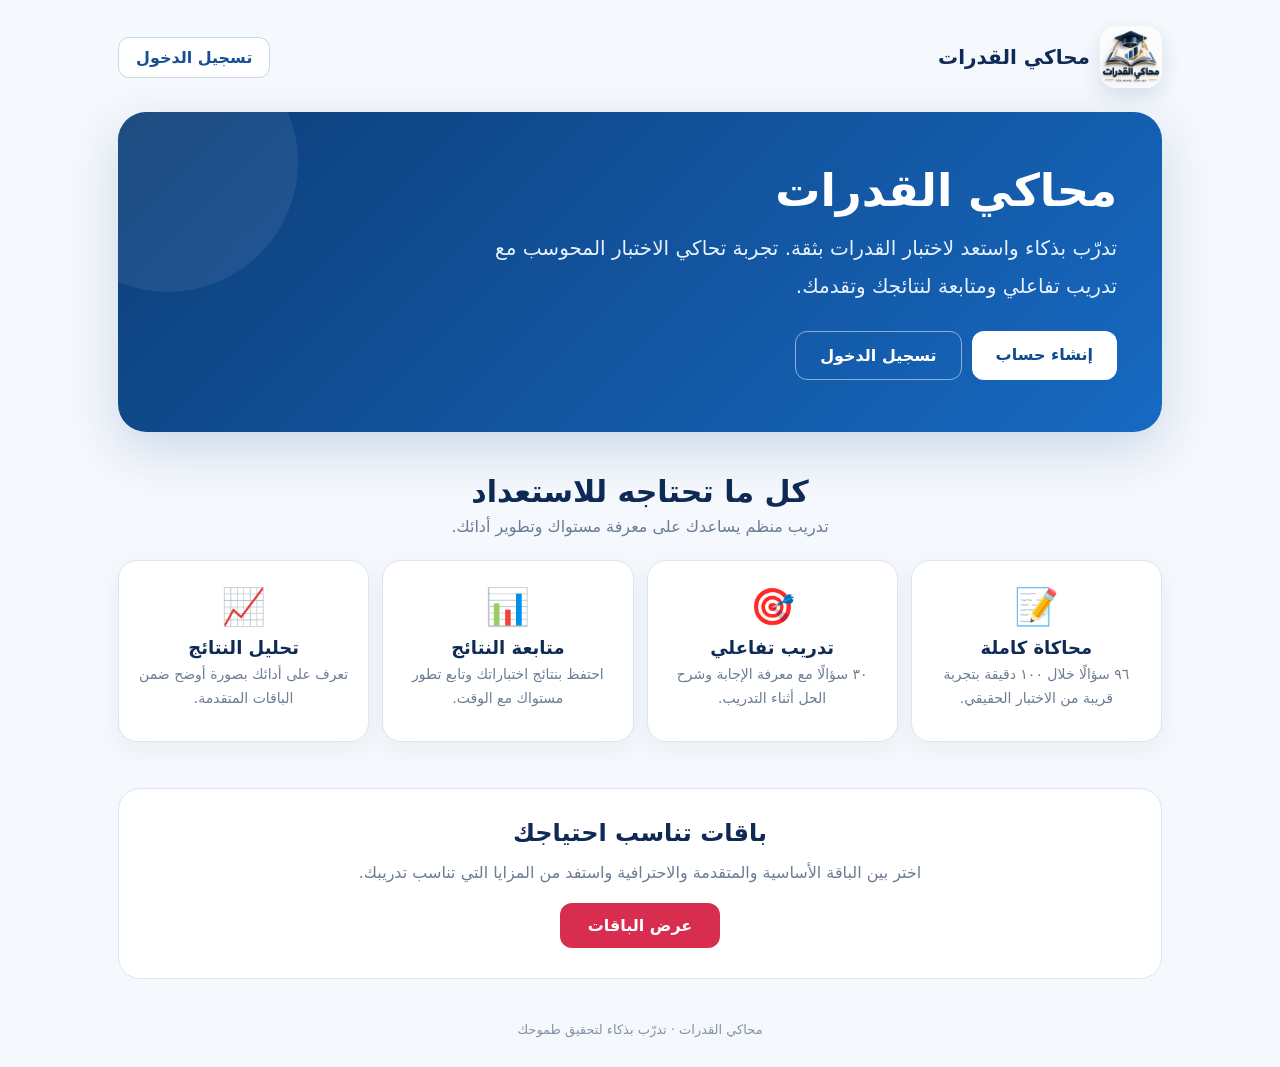
<file: index.html>
<!doctype html><html lang="ar" dir="rtl"><head><meta charset="utf-8"><meta name="viewport" content="width=device-width,initial-scale=1"><title>محاكي القدرات</title><style>*{box-sizing:border-box}body{margin:0;background:#f5f8fc;color:#102a56;font-family:system-ui,-apple-system,"Segoe UI",Tahoma,sans-serif}.wrap{max-width:1080px;margin:auto;padding:18px}.nav{display:flex;align-items:center;justify-content:space-between;padding:8px 0 24px}.brand{display:flex;align-items:center;gap:10px;font-weight:900;font-size:20px}.logo{width:62px;height:62px;border-radius:16px;object-fit:cover;display:block;box-shadow:0 8px 20px rgba(15,75,145,.14)}.login{padding:10px 17px;border:1px solid #c8d8ea;border-radius:11px;color:#164f94;text-decoration:none;font-weight:800;background:#fff}.hero{position:relative;overflow:hidden;background:linear-gradient(135deg,#0d3e78,#1769c2);border-radius:28px;padding:52px 45px;color:#fff;box-shadow:0 18px 50px rgba(15,75,145,.18)}.hero:after{content:"";position:absolute;width:260px;height:260px;border-radius:50%;background:rgba(255,255,255,.07);left:-80px;top:-80px}.hero h1{font-size:45px;margin:0 0 12px}.hero p{font-size:20px;line-height:1.9;margin:0 0 26px;max-width:650px;color:#e8f2ff}.actions{display:flex;gap:10px;flex-wrap:wrap}.primary,.secondary{padding:14px 24px;border-radius:12px;text-decoration:none;font-weight:900}.primary{background:#fff;color:#0f4b91}.secondary{border:1px solid rgba(255,255,255,.5);color:#fff}.section{padding:42px 0 8px;text-align:center}.section h2{font-size:30px;margin:0 0 8px}.section>p{color:#6b7c94;margin:0 0 24px}.features{display:grid;grid-template-columns:repeat(4,1fr);gap:13px}.feature{background:#fff;border:1px solid #dbe6f1;border-radius:19px;padding:25px 16px;box-shadow:0 7px 24px rgba(30,70,120,.05)}.ico{font-size:36px;margin-bottom:9px}.feature h3{margin:5px 0;font-size:18px}.feature p{color:#6b7c94;line-height:1.7;font-size:14px;margin:5px 0}.plans{margin:38px 0 15px;background:#fff;border:1px solid #dbe6f1;border-radius:22px;padding:30px;text-align:center}.plans h2{margin:0 0 7px}.plans p{color:#6b7c94}.plans a{display:inline-block;background:#d92d4f;color:#fff;text-decoration:none;padding:13px 28px;border-radius:12px;font-weight:900;margin-top:5px}footer{text-align:center;color:#8492a6;padding:28px 0 12px;font-size:13px}@media(max-width:700px){.wrap{padding:12px}.nav{padding-bottom:15px}.brand{font-size:16px}.logo{width:52px;height:52px;border-radius:14px}.login{font-size:13px;padding:9px 12px}.hero{padding:35px 22px;border-radius:22px}.hero h1{font-size:32px}.hero p{font-size:16px}.primary,.secondary{padding:12px 16px;font-size:14px}.section{padding-top:30px}.section h2{font-size:24px}.features{grid-template-columns:1fr 1fr;gap:9px}.feature{padding:18px 9px}.ico{font-size:29px}.feature h3{font-size:15px}.feature p{font-size:12px}.plans{padding:23px 15px}}</style></head><body><main class="wrap"><nav class="nav"><div class="brand"><img class="logo" src="0422A868-5CFA-4BA1-BF3B-3F489BA7533A.png" alt="شعار محاكي القدرات"><span>محاكي القدرات</span></div><a class="login authLink" href="login.html">تسجيل الدخول</a></nav><section class="hero"><h1>محاكي القدرات</h1><p>تدرّب بذكاء واستعد لاختبار القدرات بثقة. تجربة تحاكي الاختبار المحوسب مع تدريب تفاعلي ومتابعة لنتائجك وتقدمك.</p><div class="actions"><a class="primary signupLink" href="login.html?mode=signup">إنشاء حساب</a><a class="secondary authLink" href="login.html">تسجيل الدخول</a></div></section><section class="section"><h2>كل ما تحتاجه للاستعداد</h2><p>تدريب منظم يساعدك على معرفة مستواك وتطوير أدائك.</p><div class="features"><article class="feature"><div class="ico">📝</div><h3>محاكاة كاملة</h3><p>٩٦ سؤالًا خلال ١٠٠ دقيقة بتجربة قريبة من الاختبار الحقيقي.</p></article><article class="feature"><div class="ico">🎯</div><h3>تدريب تفاعلي</h3><p>٣٠ سؤالًا مع معرفة الإجابة وشرح الحل أثناء التدريب.</p></article><article class="feature"><div class="ico">📊</div><h3>متابعة النتائج</h3><p>احتفظ بنتائج اختباراتك وتابع تطور مستواك مع الوقت.</p></article><article class="feature"><div class="ico">📈</div><h3>تحليل النتائج</h3><p>تعرف على أدائك بصورة أوضح ضمن الباقات المتقدمة.</p></article></div></section><section class="plans"><h2>باقات تناسب احتياجك</h2><p>اختر بين الباقة الأساسية والمتقدمة والاحترافية واستفد من المزايا التي تناسب تدريبك.</p><a href="subscription.html?v=202609122128">عرض الباقات</a></section><footer>محاكي القدرات · تدرّب بذكاء لتحقيق طموحك</footer></main><script>try{const raw=localStorage.getItem('sb-lqvfvpvyzoupdyqahwjy-auth-token');if(raw){const s=JSON.parse(raw);if(s?.access_token&&s?.refresh_token){document.querySelectorAll('.authLink,.signupLink').forEach(a=>a.href='dashboard.html')}}}catch(e){}</script></body></html>
</file>
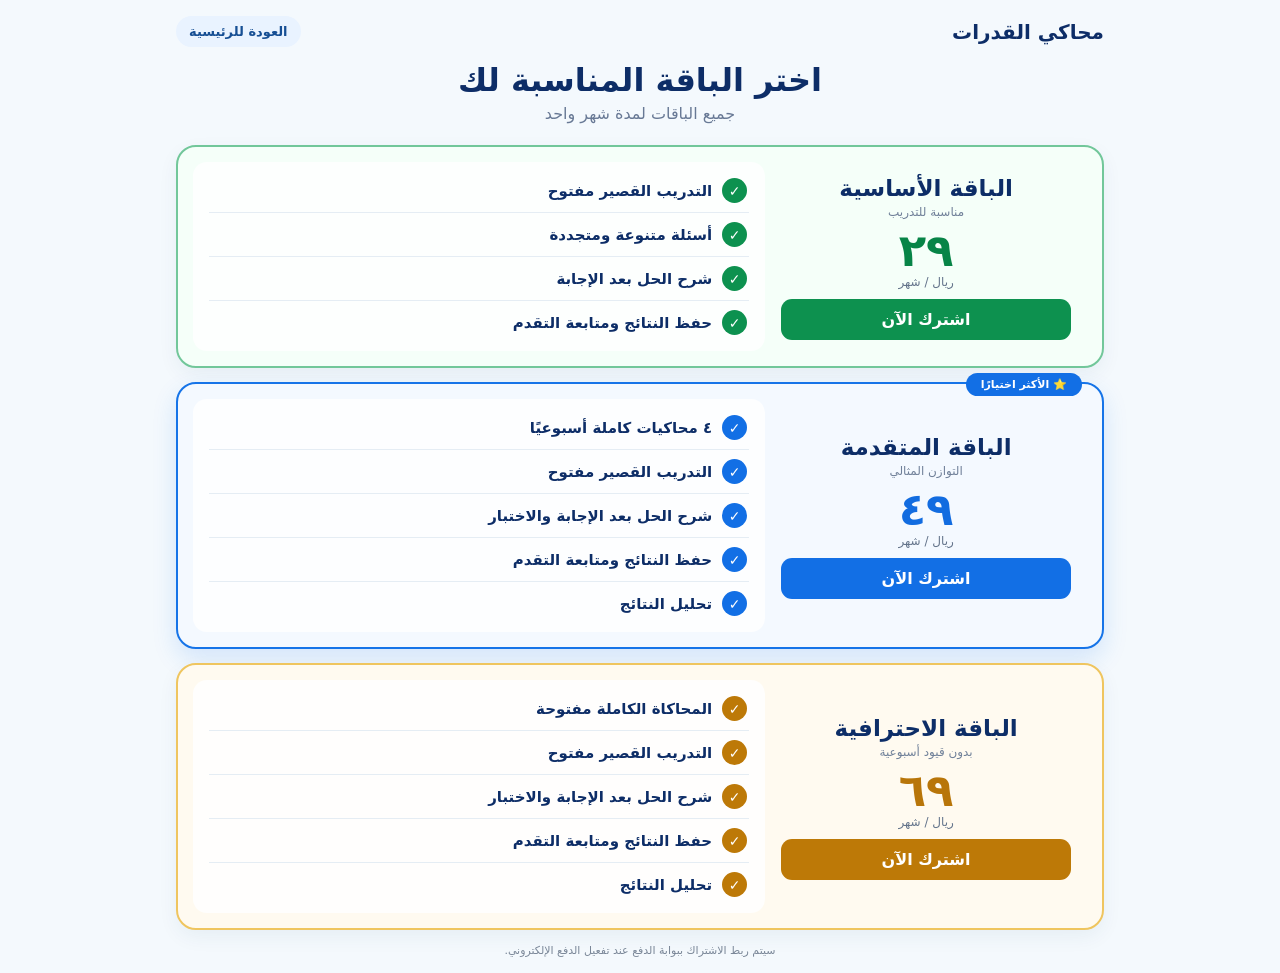
<file: subscription.html>
<!doctype html><html lang="ar" dir="rtl"><head><meta charset="utf-8"><meta http-equiv="Cache-Control" content="no-cache, no-store, must-revalidate"><meta http-equiv="Pragma" content="no-cache"><meta http-equiv="Expires" content="0"><meta name="viewport" content="width=device-width,initial-scale=1,viewport-fit=cover"><title>باقات الاشتراك | محاكي القدرات</title><style>*{box-sizing:border-box}body{margin:0;background:#f4f9fd;color:#0d2d67;font-family:system-ui,-apple-system,"Segoe UI",Tahoma,sans-serif}.wrap{max-width:960px;margin:auto;padding:16px}.top{display:flex;justify-content:space-between;align-items:center;margin-bottom:14px}.brand{font-size:20px;font-weight:900}.back{background:#e9f3ff;color:#164f94;text-decoration:none;padding:8px 13px;border-radius:999px;font-weight:800;font-size:13px}.hero{text-align:center;margin:4px 0 22px}.hero h1{font-size:32px;margin:0 0 5px}.hero p{margin:0;color:#687995}.plans{display:grid;gap:14px}.plan{position:relative;display:grid;grid-template-columns:36% 64%;direction:rtl;border:2px solid;border-radius:20px;padding:15px;background:#fff;box-shadow:0 7px 20px rgba(20,60,100,.06);overflow:visible}.basic{border-color:#72c79a;background:#f5fff9}.advanced{border-color:#1674e8;background:#f4f9ff;box-shadow:0 10px 25px rgba(22,116,232,.15)}.pro{border-color:#efc55f;background:#fffaf0}.summary{padding:8px 16px;display:flex;flex-direction:column;align-items:center;justify-content:center;text-align:center}.summary h2{font-size:23px;margin:2px 0 4px}.subtitle{font-size:12px;color:#708099}.price{font-size:45px;font-weight:900;line-height:1;margin:9px 0 2px}.basic .price{color:#078447}.advanced .price{color:#126ce0}.pro .price{color:#b87509}.month{font-size:12px;color:#64748b}.choose{width:100%;margin-top:10px;text-decoration:none;color:#fff;border-radius:11px;padding:11px 5px;font-weight:900}.basic .choose{background:#0d914f}.advanced .choose{background:#126fe5}.pro .choose{background:#bd7907}.features{background:rgba(255,255,255,.86);border-radius:14px;padding:7px 16px;display:flex;flex-direction:column;justify-content:center}.feature{display:flex;align-items:center;gap:10px;padding:9px 2px;border-bottom:1px solid #e5edf4;font-size:15px;font-weight:700}.feature:last-child{border-bottom:0}.check{width:25px;height:25px;border-radius:50%;display:grid;place-items:center;color:#fff;font-size:14px;font-weight:900;flex:0 0 25px}.basic .check{background:#0d914f}.advanced .check{background:#126fe5}.pro .check{background:#bd7907}.popular{position:absolute;top:-11px;right:20px;background:#126fe5;color:#fff;padding:5px 15px;border-radius:999px;font-size:11px;font-weight:900;z-index:2}.note{text-align:center;color:#7a8798;font-size:11px;margin:14px 0 0}@media(max-width:650px){.wrap{padding:10px 8px 18px}.top{margin-bottom:8px}.brand{font-size:14px}.back{font-size:10px;padding:6px 9px}.hero{margin:2px 0 15px}.hero h1{font-size:22px}.hero p{font-size:10px}.plans{gap:9px}.plan{grid-template-columns:39% 61%;padding:7px;border-radius:14px;border-width:1.5px;min-height:157px}.advanced{border-width:2px}.summary{padding:5px 7px}.summary h2{font-size:14px;margin:1px 0 2px}.subtitle{font-size:8px}.price{font-size:29px;margin:5px 0 1px}.month{font-size:8px}.choose{font-size:9px;padding:7px 2px;margin-top:6px;border-radius:7px}.features{padding:4px 7px;border-radius:9px}.feature{font-size:9px;padding:6px 1px;gap:5px;line-height:1.25}.check{width:17px;height:17px;flex-basis:17px;font-size:9px}.popular{top:-8px;right:8px;padding:3px 8px;font-size:7.5px}.note{font-size:8px;margin-top:8px}}</style></head><body><main class="wrap"><div class="top"><div class="brand">محاكي القدرات</div><a class="back" href="dashboard.html?v=202609122128">العودة للرئيسية</a></div><section class="hero"><h1>اختر الباقة المناسبة لك</h1><p>جميع الباقات لمدة شهر واحد</p></section><section class="plans"><article class="plan basic"><div class="summary"><h2>الباقة الأساسية</h2><span class="subtitle">مناسبة للتدريب</span><div class="price">٢٩</div><span class="month">ريال / شهر</span><a class="choose" href="#">اشترك الآن</a></div><div class="features"><div class="feature"><span class="check">✓</span>التدريب القصير مفتوح</div><div class="feature"><span class="check">✓</span>أسئلة متنوعة ومتجددة</div><div class="feature"><span class="check">✓</span>شرح الحل بعد الإجابة</div><div class="feature"><span class="check">✓</span>حفظ النتائج ومتابعة التقدم</div></div></article><article class="plan advanced"><span class="popular">⭐ الأكثر اختيارًا</span><div class="summary"><h2>الباقة المتقدمة</h2><span class="subtitle">التوازن المثالي</span><div class="price">٤٩</div><span class="month">ريال / شهر</span><a class="choose" href="#">اشترك الآن</a></div><div class="features"><div class="feature"><span class="check">✓</span>٤ محاكيات كاملة أسبوعيًا</div><div class="feature"><span class="check">✓</span>التدريب القصير مفتوح</div><div class="feature"><span class="check">✓</span>شرح الحل بعد الإجابة والاختبار</div><div class="feature"><span class="check">✓</span>حفظ النتائج ومتابعة التقدم</div><div class="feature"><span class="check">✓</span>تحليل النتائج</div></div></article><article class="plan pro"><div class="summary"><h2>الباقة الاحترافية</h2><span class="subtitle">بدون قيود أسبوعية</span><div class="price">٦٩</div><span class="month">ريال / شهر</span><a class="choose" href="#">اشترك الآن</a></div><div class="features"><div class="feature"><span class="check">✓</span>المحاكاة الكاملة مفتوحة</div><div class="feature"><span class="check">✓</span>التدريب القصير مفتوح</div><div class="feature"><span class="check">✓</span>شرح الحل بعد الإجابة والاختبار</div><div class="feature"><span class="check">✓</span>حفظ النتائج ومتابعة التقدم</div><div class="feature"><span class="check">✓</span>تحليل النتائج</div></div></article></section><p class="note">سيتم ربط الاشتراك ببوابة الدفع عند تفعيل الدفع الإلكتروني.</p></main></body></html>
</file>
